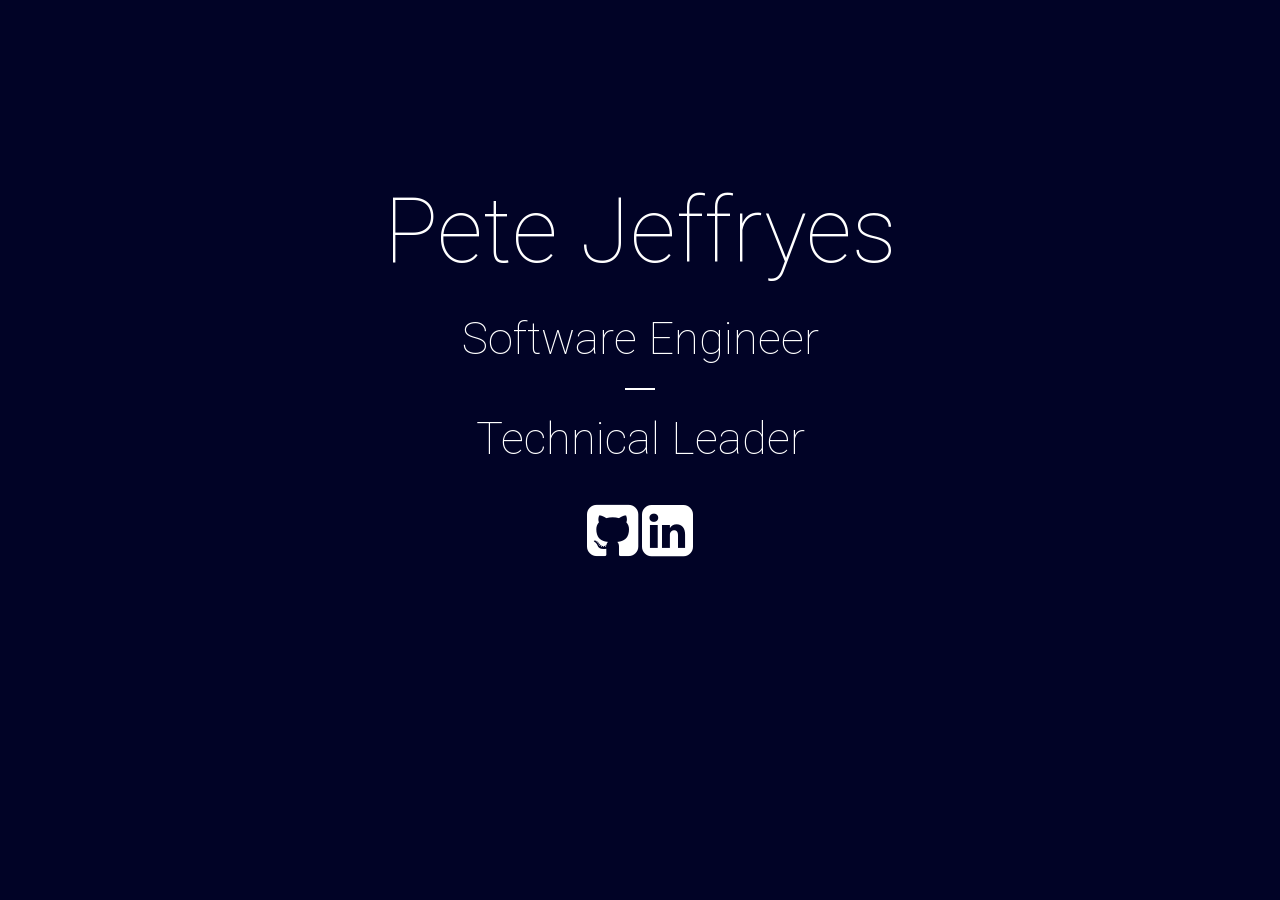
<file: index.html>
<!DOCTYPE html>
<html>

<head>
    <meta http-equiv="Content-Type" content="text/html; charset=UTF-8" />
    <meta name="viewport" content="width=device-width, initial-scale=1, maximum-scale=1.0, user-scalable=no" />
    <meta name="theme-color" content="#010326">
    <title>Pete Jeffryes</title>

    <!-- CSS  -->
    <link href="min/plugin-min.css" type="text/css" rel="stylesheet">
    <link href="css/style.css" type="text/css" rel="stylesheet">
    <style>
        body {
            background-color: #010326;
            height: 100%;
        }

        a:hover,
        i:hover {
            color: #9328ffde !important;
        }
    </style>
</head>

<body id="top" class="scrollspy">

    <!-- Pre Loader -->
    <div id="loader-wrapper">
        <div id="loader"></div>

        <div class="loader-section section-left"></div>
        <div class="loader-section section-right"></div>

    </div>

    <!--Navigation-->
    <!-- <div class="navbar-fixed">
        <nav id="nav_f" class="default_color" role="navigation">
            <div class="container">
                <div class="nav-wrapper">
                    <img id="logo-container" class="brand-logo"
                        src="https://blog.petej.org/content/images/2019/12/topleft_logo_pink_purp-2.png" />
                    <a href="#" data-activates="nav-mobile" class="button-collapse right"><i
                            class="mdi-navigation-menu"></i></a>
                </div>
            </div>
        </nav>
    </div> -->

    <!--Hero-->
    <div class="section no-pad-bot" id="index-banner">
        <div class="container">
            <h1 class="text_h center header">
                <span>Pete Jeffryes</span>
            </h1>
            <div class='center header text_h' style="padding: 0; margin: 1rem">
                <p style="font-size: 3rem; margin: 1rem">Software Engineer</p>
                <div style="margin: 0 auto; height: 2px; width: 2rem; background-color: #FFF;"></div>
                <p style="font-size: 3rem; margin: 1rem">Technical Leader</p>
            </div>
            <div class='center header' style="margin: 2rem">
                <a class="white-text" href="https://github.com/topleft">
                    <i class="medium fa fa-github-square white-text"></i>
                </a>
                <a class="white-text" href="https://www.linkedin.com/in/topleft">
                    <i class="medium fa fa-linkedin-square white-text"></i>
                </a>
            </div>

        </div>
    </div>

    <!--  Scripts-->
    <script src="min/plugin-min.js"></script>
    <script src="min/custom-min.js"></script>

</body>

</html>
</file>
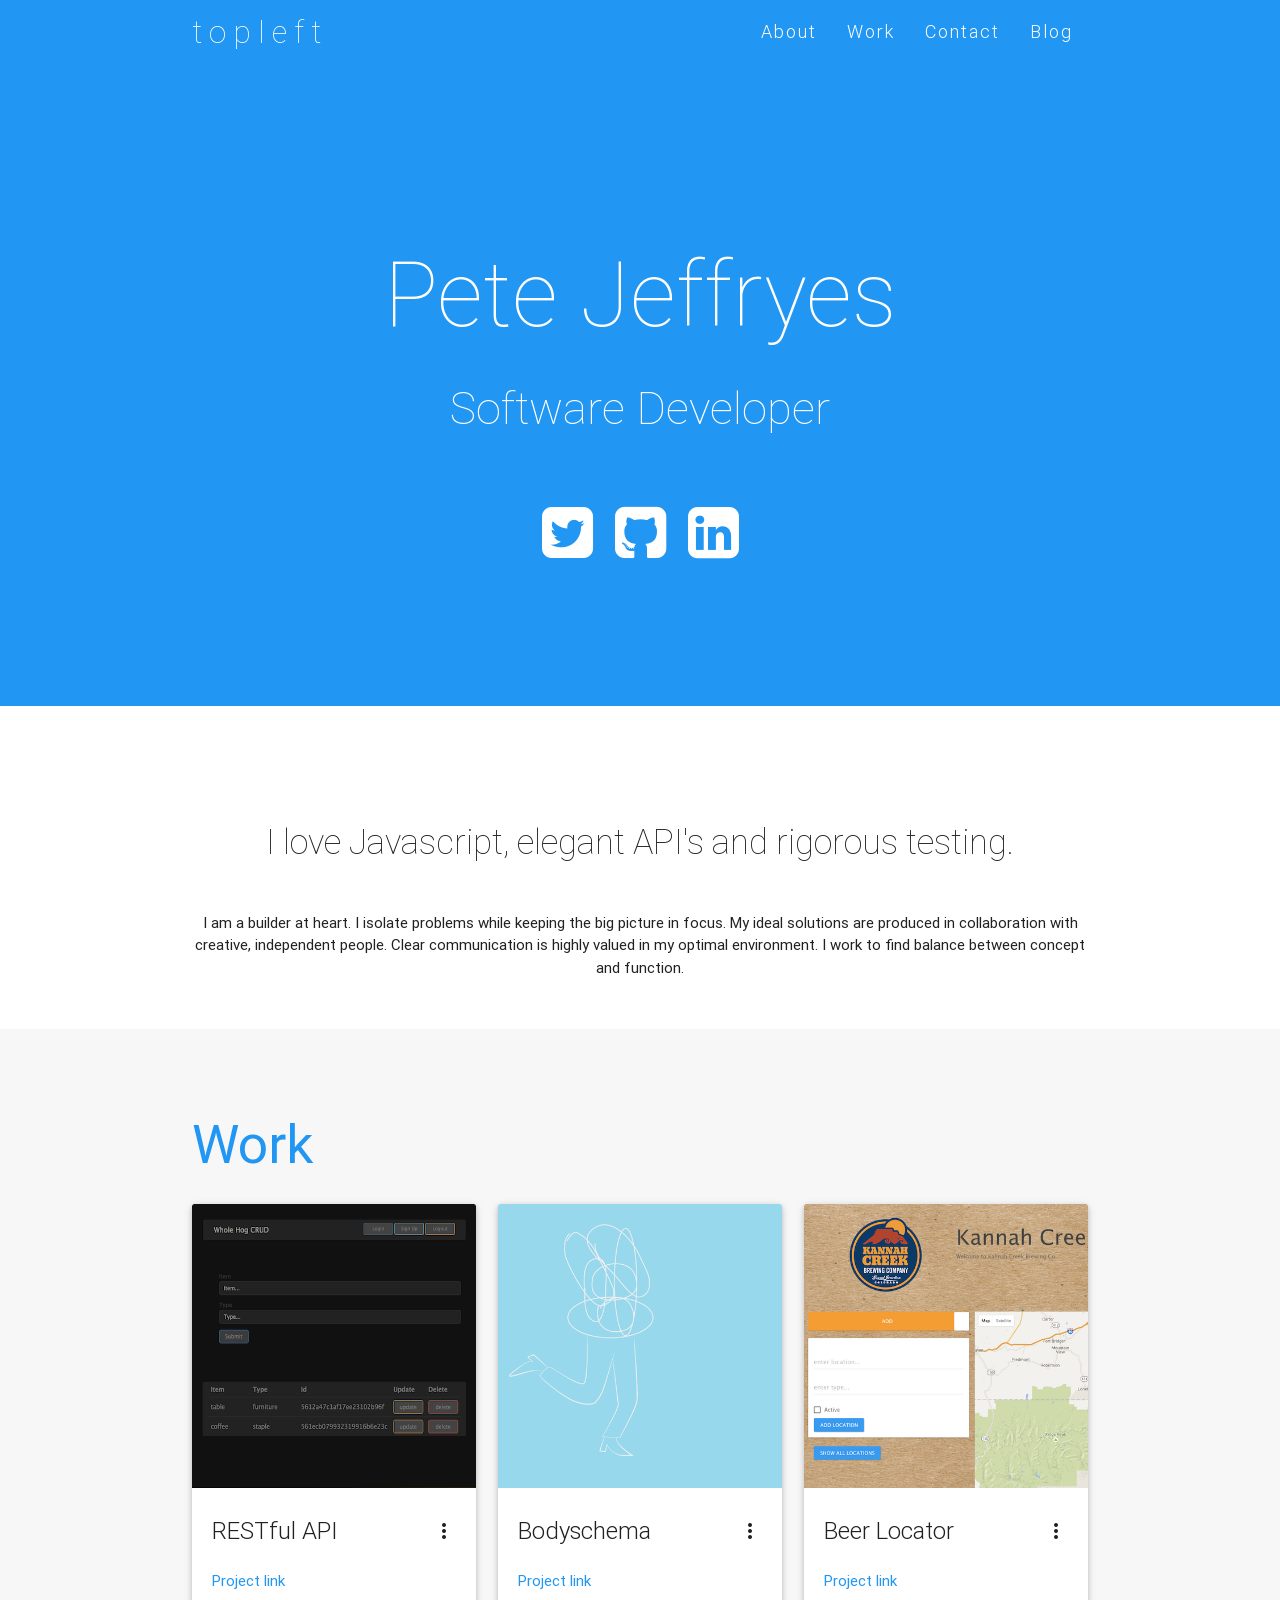
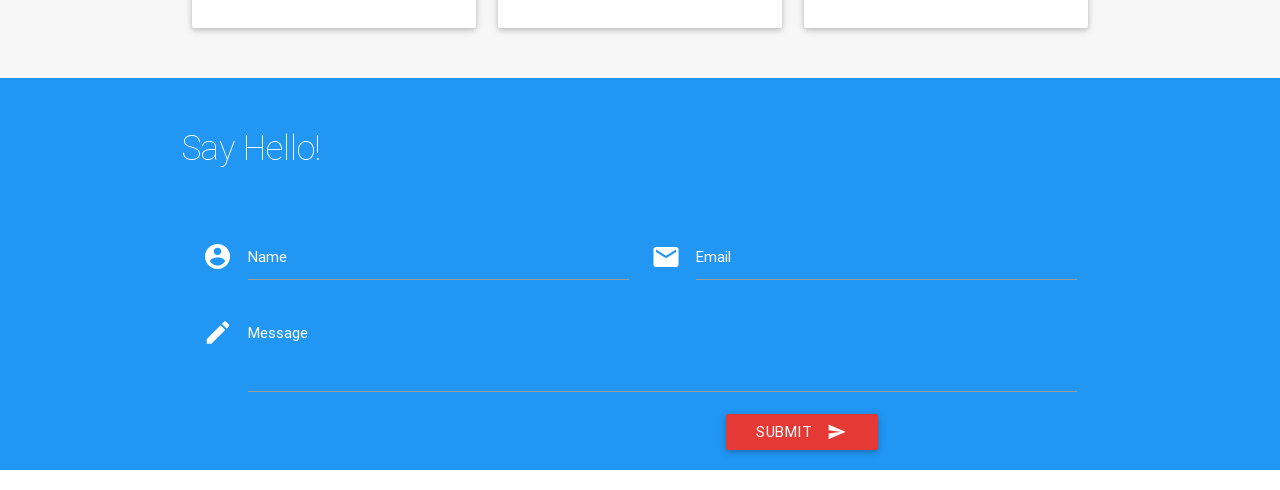
<file: www/index.html>
<!DOCTYPE html>
<html>
<head>
    <meta http-equiv="Content-Type" content="text/html; charset=UTF-8"/>
    <meta name="viewport" content="width=device-width, initial-scale=1, maximum-scale=1.0, user-scalable=no"/>
    <meta name="theme-color" content="#2196F3">
    <title>Pete Jeffryes</title>

    <!-- CSS  -->
    <link href="min/plugin-min.css" type="text/css" rel="stylesheet">
    <link href="min/custom-min.css" type="text/css" rel="stylesheet" >
</head>
<body id="top" class="scrollspy">

<!-- Pre Loader -->
<div id="loader-wrapper">
    <div id="loader"></div>
 
    <div class="loader-section section-left"></div>
    <div class="loader-section section-right"></div>
 
</div>

<!--Navigation-->
 <div class="navbar-fixed">
    <nav id="nav_f" class="default_color" role="navigation">
        <div class="container">
            <div class="nav-wrapper">
            <a href="#" id="logo-container" class="brand-logo">topleft</a>
                <ul class="right hide-on-med-and-down">
                    <li><a href="#intro">About</a></li>
                    <li><a href="#work">Work</a></li>
                    <li><a href="#contact">Contact</a></li>
                    <li><a href="https://petej.ghost.io" target="_blank">Blog</a></li>
                    <!-- <li><a href="" target="_blank">Resume</a></li> -->
                </ul>
                <ul id="nav-mobile" class="side-nav">
                    <li><a href="#intro">About</a></li>
                    <li><a href="#work">Work</a></li>
                    <li><a href="#contact">Contact</a></li>
                    <li><a href="https://github.com/joashp/material-design-template" target="_blank">Blog</a></li>
                    <li><a href="https://github.com/joashp/material-design-template" target="_blank">Resume</a></li>
                </ul>
            <a href="#" data-activates="nav-mobile" class="button-collapse"><i class="mdi-navigation-menu"></i></a>
            </div>
        </div>
    </nav>
</div>

<!--Hero-->
<div class="section no-pad-bot" id="index-banner">
    <div class="container">
        <h1 class="text_h center header">
            <span>Pete Jeffryes</span> 
            <p style="font-size: 3rem; margin: 1rem">Software Developer</p> 
        <div class='center header'>
            <a class="white-text" href="https://www.twitter.com/topleftdev">
                <i class="medium fa fa-twitter-square white-text"></i>
            </a>
            <a class="white-text" href="https://github.com/topleft">
                <i class="medium fa fa-github-square white-text"></i>
            </a>
            <a class="white-text" href="https://www.linkedin.com/in/topleft">
                <i class="medium fa fa-linkedin-square white-text"></i>
            </a>
        </div>
        </h1>
    </div>
</div>

<!--Intro and service-->
<div id="intro" class="section scrollspy">
    <div class="container">
        <div class="row">
            <div  class="col s12">
                <h4 class="center header text_h2">I love Javascript, elegant API's and rigorous testing.</h4>
                <p class="center">
                    I am a builder at heart. I isolate problems while keeping the big picture in focus. My ideal solutions are produced in collaboration with creative, independent people. Clear communication is highly valued in my optimal environment. I work to find balance between concept and function.
                </p> 
            </div>

        </div>
    </div>
</div>

<!--Work-->
<div class="section scrollspy" id="work">
    <div class="container">
        <h2 class="header text_b">Work</h2>
        <div class="row">
            <div class="col s12 m4 l4">
                <div class="card">
                    <div class="card-image waves-effect waves-block waves-light">
                        <img class="activator" src="img/Whole-hog-Crud.png">
                    </div>
                    <div class="card-content">
                        <span class="card-title activator grey-text text-darken-4">RESTful API<i class="mdi-navigation-more-vert right"></i></span>
                        <p><a href="#">Project link</a></p>
                    </div>
                    <div class="card-reveal">
                        <span class="card-title grey-text text-darken-4">RESTful API<i class="mdi-navigation-close right"></i></span>
                        <p>This showcases the essentials of Full Stack application development. A clear understanding of a RESTful API is a key part of programmimg toolbox, as is authentication and effective testing. An easy to use Angular driven interface makes CRUD operations obvious and effective.   
                        <br/>
                        <br/>
                        <span class='span_h2'>Technologies:</span><br/> MEAN Stack (MongoDB, Express, AngularJS, Node), Passport Authentication, Gulp, Mocha & Chai for Testing, TravisCI for continuous integration</p>
                    </div>
                </div>
            </div>
            <div class="col s12 m4 l4">
                <div class="card">
                    <div class="card-image waves-effect waves-block waves-light">
                        <img class="activator" src="img/Bodyschema-site.png">
                    </div>
                    <div class="card-content">
                        <span class="card-title activator grey-text text-darken-4">Bodyschema<i class="mdi-navigation-more-vert right"></i></span>
                        <p><a href="http://bodyschema.com">Project link</a></p>
                    </div>
                    <div class="card-reveal">
                        <span class="card-title grey-text text-darken-4">Bodyschema<i class="mdi-navigation-close right"></i></span>
                        <p>The goal of this website is to convey the calm, yet playful experience of the client's services. I took her general input to produce the graphic design components as well as the overall UX. This site was built from scratch.</p>
                    </div>
                </div>
            </div>
            <div class="col s12 m4 l4">
                <div class="card">
                    <div class="card-image waves-effect waves-block waves-light">
                        <img class="activator" src="img/Beer-Locator.png">
                    </div>
                    <div class="card-content">
                        <span class="card-title activator grey-text text-darken-4">Beer Locator<i class="mdi-navigation-more-vert right"></i></span>
                        <p><a href="https://beerlocator.herokuapp.com/admin">Project link</a></p>
                    </div>
                    <div class="card-reveal">
                        <span class="card-title grey-text text-darken-4">Beer Locator<i class="mdi-navigation-close right"></i></span>
                        <p>Harnessing the power of Google Maps, this project plots locations using an auto complete search bar and saves them in MongoDB using MongoLab. Locations are easily removed or updated via the user interface.<br/><br/><span class='span_h2'>Technologies:</span><br/> Javascript, jQuery, Express, Node, MongoDB, Google Places API</p>
                    </div>
                </div>
            </div>
            
            </div>
        </div>
    </div>
</div>

<!--Parallax-->


<!--Footer-->
<footer id="contact" class="page-footer default_color scrollspy">
    <div class="container">  
        <div class="row">
        <h4 class="white-text text_h2">Say Hello!</h4>
            <div class="col 20 s12">
                <form class="col s12" action="//formspree.io/pete.topleft@gmail.com" method="POST">
                    <div class="row">
                        <div class="input-field col s6">
                            <i class="mdi-action-account-circle prefix white-text"></i>
                            <input id="icon_prefix" name="name" type="text" class="validate white-text">
                            <label for="icon_prefix" class="white-text">Name</label>
                        </div>
                        <div class="input-field col s6">
                            <i class="mdi-communication-email prefix white-text"></i>
                            <input id="icon_email" name="_replyto" type="email" class="validate white-text">
                            <label for="icon_email" class="white-text">Email</label>
                        </div>
                        <div class="input-field col s12">
                            <i class="mdi-editor-mode-edit prefix white-text"></i>
                            <textarea id="icon_prefix2" name="message" class="materialize-textarea white-text"></textarea>
                            <label for="icon_prefix2" class="white-text">Message</label>
                        </div>
                        <div class="col offset-s7 s5">
                            <button class="btn waves-effect waves-light red darken-1" type="submit">Submit
                                <i class="mdi-content-send right white-text"></i>
                            </button>
                        </div>
                    </div>
                </form>
            </div>
        </div>
    </div>
    </div>
</footer>


    <!--  Scripts-->
    <script src="min/plugin-min.js"></script>
    <script src="min/custom-min.js"></script>

    </body>
</html>
</file>
<file: www/min/custom-min.css>
.default_color{background-color:#2196F3 !important}.default_color_text{color:#2196F3 !important}.icon-block{padding:0
15px}#intro,#work,#team{padding-top:4rem}#index-banner{min-height:632px;max-height:864px;position:relative;background-color:#2196F3}#nav_f{box-shadow:none !important;-webkit-box-shadow:none !important}.text_h{padding:15% 0;font-size:6.0em;font-weight:100;color:white}.brand-logo{position:absolute;color:#fff;display:inline-block;font-size:2.1rem;font-style:normal;font-weight:100;padding:0;letter-spacing:7px}.text_h2{font-weight:100;margin-bottom:4%;line-height:4.5rem}.span_h2{font-weight:300;color:#2196F3}.text_b{color:#2196F3}.in{font-weight:400 !important;font-style:normal !important}.promo
i{color:#2196F3;font-size:7rem;display:block}.card-content
a{color:#2196F3}.card-content a:hover{color:#2196F3}#work,#team{background:rgb(247,247,247)}.text_pink{color:#EF9A9A}nav ul
a{font-size:1.2rem;color:#FFF;letter-spacing:2px;display:block;font-weight:300;padding:0px
15px}.cd-headline.type .cd-words-wrapper{vertical-align:top;overflow:hidden}.cd-headline.type .cd-words-wrapper::after{content:'';position:absolute;right:0;top:50%;bottom:auto;-webkit-transform:translateY(-50%);-moz-transform:translateY(-50%);-ms-transform:translateY(-50%);-o-transform:translateY(-50%);transform:translateY(-50%);height:90%;width:1px;background-color:#aebcb9}.cd-headline.type .cd-words-wrapper.waiting::after{-webkit-animation:cd-pulse 1s infinite;-moz-animation:cd-pulse 1s infinite;animation:cd-pulse 1s infinite}.cd-headline.type .cd-words-wrapper.selected{background-color:#FFF}.cd-headline.type .cd-words-wrapper.selected::after{visibility:hidden}.cd-headline.type .cd-words-wrapper.selected
b{color:#2196F3}.cd-headline.type
b{visibility:hidden}.cd-headline.type b.is-visible{visibility:visible}.cd-headline.type
i{position:absolute;visibility:hidden}.cd-headline.type
i.in{position:relative;visibility:visible}@-webkit-keyframes cd-pulse{0%{-webkit-transform:translateY(-50%) scale(1);opacity:1}40%{-webkit-transform:translateY(-50%) scale(0.9);opacity:0}100%{-webkit-transform:translateY(-50%) scale(0);opacity:0}}@-moz-keyframes cd-pulse{0%{-moz-transform:translateY(-50%) scale(1);opacity:1}40%{-moz-transform:translateY(-50%) scale(0.9);opacity:0}100%{-moz-transform:translateY(-50%) scale(0);opacity:0}}@keyframes cd-pulse{0%{-webkit-transform:translateY(-50%) scale(1);-moz-transform:translateY(-50%) scale(1);-ms-transform:translateY(-50%) scale(1);-o-transform:translateY(-50%) scale(1);transform:translateY(-50%) scale(1);opacity:1}40%{-webkit-transform:translateY(-50%) scale(0.9);-moz-transform:translateY(-50%) scale(0.9);-ms-transform:translateY(-50%) scale(0.9);-o-transform:translateY(-50%) scale(0.9);transform:translateY(-50%) scale(0.9);opacity:0}100%{-webkit-transform:translateY(-50%) scale(0);-moz-transform:translateY(-50%) scale(0);-ms-transform:translateY(-50%) scale(0);-o-transform:translateY(-50%) scale(0);transform:translateY(-50%) scale(0);opacity:0}}#preloader{position:fixed;top:0;left:0;right:0;bottom:0;background-color:#fff;z-index:1200}#status{width:200px;height:200px;position:absolute;left:50%;top:50%;background-image:url(/img/status.gif);background-repeat:no-repeat;background-position:center;margin:-100px 0 0 -100px}@media only screen and (max-width: 480px){.text_h{padding:4% 0;font-size:5em;font-weight:100;color:white}}input,textarea{border-bottom:1px solid #fff}nav a.button-collapse{left:-25px}.card-avatar .waves-effect{text-align:center;margin-top:20px}.card-avatar
img{height:150px;width:150px;border-radius:75px}.card-avatar .card-content{text-align:center}.card .card-content
p{margin:15px
0px}.card-avatar .card-content
i{font-size:1.5rem}.card-avatar .card-content .card-title{line-height:30px !important}.parallax-container{max-height:400px}footer.page-footer{margin-top:0px !important}
</file>
<file: css/style.css>
/* Custom Stylesheet */
/**
 *
 * Made By Joash Pereira
 * Thanks for MaterializeCSS.com
 */



.default_color{background-color: #010326 !important}

.default_color_text{color: #010326 !important}

.icon-block {
    padding: 0 15px;
}

#intro, #work, #team {padding-top: 4rem;}


#index-banner {
    max-height: 864px;
    position: relative;
    background-color: #010326;
}

#nav_f {
    box-shadow: none !important;
    -webkit-box-shadow:none !important;
}

.text_h {
    padding: 15% 0 0;
    font-size: 6.0em;
    font-weight: 100;
    color:white;
}

nav .brand-logo {
    top: 10px;
    left: 10px;
    height: 40px;
}

.menu {
    margin-left: 65px
}

.text_h2 {font-weight: 100;margin-bottom: 4%; line-height: 4.5rem;}

.span_h2 {font-weight: 300;color: #010326;}

.text_b{color: #010326;}

.in{font-weight: 400 !important; font-style: normal !important;}

.promo i {
    color: #010326;
    font-size: 7rem;
    display: block;
}
.card-content a {color: #010326;}

.card-content a:hover {color: #010326;}

#work, #team{background: rgb(247, 247, 247);}

.text_pink{color:#EF9A9A;}

nav ul a {
    font-size: 1.2rem;
    color: #FFF;
    letter-spacing: 2px;
    display: block;
    font-weight: 300;
    padding: 0px 15px;
}

.cd-headline.type .cd-words-wrapper {
    vertical-align: top;
    overflow: hidden;
}

.cd-headline.type .cd-words-wrapper::after {
    /* vertical bar */
    content: '';
    position: absolute;
    right: 0;
    top: 50%;
    bottom: auto;
    -webkit-transform: translateY(-50%);
    -moz-transform: translateY(-50%);
    -ms-transform: translateY(-50%);
    -o-transform: translateY(-50%);
    transform: translateY(-50%);
    height: 90%;
    width: 1px;
    background-color: #aebcb9;
}

.cd-headline.type .cd-words-wrapper.waiting::after {
    -webkit-animation: cd-pulse 1s infinite;
    -moz-animation: cd-pulse 1s infinite;
    animation: cd-pulse 1s infinite;
}
.cd-headline.type .cd-words-wrapper.selected {
    background-color: #FFF;
}

.cd-headline.type .cd-words-wrapper.selected::after {
    visibility: hidden;
}

.cd-headline.type .cd-words-wrapper.selected b {
    color: #010326;
}

.cd-headline.type b {
    visibility: hidden;
}

.cd-headline.type b.is-visible {
    visibility: visible;
}

.cd-headline.type i {
    position: absolute;
    visibility: hidden;
}
.cd-headline.type i.in {
    position: relative;
    visibility: visible;
}

.contact-block {
    font-size: 2rem;
    margin: 1rem;
}

@-webkit-keyframes cd-pulse {
    0% {
        -webkit-transform: translateY(-50%) scale(1);
        opacity: 1;
    }
    40% {
        -webkit-transform: translateY(-50%) scale(0.9);
        opacity: 0;
    }
    100% {
        -webkit-transform: translateY(-50%) scale(0);
        opacity: 0;
    }
}
@-moz-keyframes cd-pulse {
    0% {
        -moz-transform: translateY(-50%) scale(1);
        opacity: 1;
    }
    40% {
        -moz-transform: translateY(-50%) scale(0.9);
        opacity: 0;
    }
    100% {
        -moz-transform: translateY(-50%) scale(0);
        opacity: 0;
    }
}

@keyframes cd-pulse {
    0% {
        -webkit-transform: translateY(-50%) scale(1);
        -moz-transform: translateY(-50%) scale(1);
        -ms-transform: translateY(-50%) scale(1);
        -o-transform: translateY(-50%) scale(1);
        transform: translateY(-50%) scale(1);
        opacity: 1;
    }
    40% {
        -webkit-transform: translateY(-50%) scale(0.9);
        -moz-transform: translateY(-50%) scale(0.9);
        -ms-transform: translateY(-50%) scale(0.9);
        -o-transform: translateY(-50%) scale(0.9);
        transform: translateY(-50%) scale(0.9);
        opacity: 0;
    }
    100% {
        -webkit-transform: translateY(-50%) scale(0);
        -moz-transform: translateY(-50%) scale(0);
        -ms-transform: translateY(-50%) scale(0);
        -o-transform: translateY(-50%) scale(0);
        transform: translateY(-50%) scale(0);
        opacity: 0;
    }
}


/* Preloader */
#preloader {
    position: fixed;
    top:0;
    left:0;
    right:0;
    bottom:0;
    background-color:#fff; /* change if the mask should have another color then white */
    z-index:1200; /* makes sure it stays on top */
}

#status {
    width:200px;
    height:200px;
    position:absolute;
    left:50%; /* centers the loading animation horizontally one the screen */
    top:50%; /* centers the loading animation vertically one the screen */
    background-image:url(../img/status.gif); /* path to your loading animation */
    background-repeat:no-repeat;
    background-position:center;
    margin:-100px 0 0 -100px; /* is width and height divided by two */
}

@media only screen and (max-width: 480px) {
    .text_h {
        padding: 4% 0;
        font-size: 5em;
        font-weight: 100;
        color: white;
    }
}

input, textarea {
    border-bottom: 1px solid #fff;
}

.card-avatar .waves-effect {
    text-align: center;
    margin-top: 20px;
}

.card-avatar img {
    height: 150px;
    width: 150px;
    border-radius: 75px;
}

.card-avatar .card-content {
    text-align: center;
}

.card .card-content p {
    margin: 15px 0px;
}

.card-avatar .card-content i {
   font-size: 1.5rem;
}

.card-avatar .card-content .card-title {
    line-height: 30px !important;
}

.parallax-container {
    max-height: 400px;
}

footer.page-footer {
    margin-top: 0px !important;
}

.horizontal-list {
    float: left !important;
}
</file>
